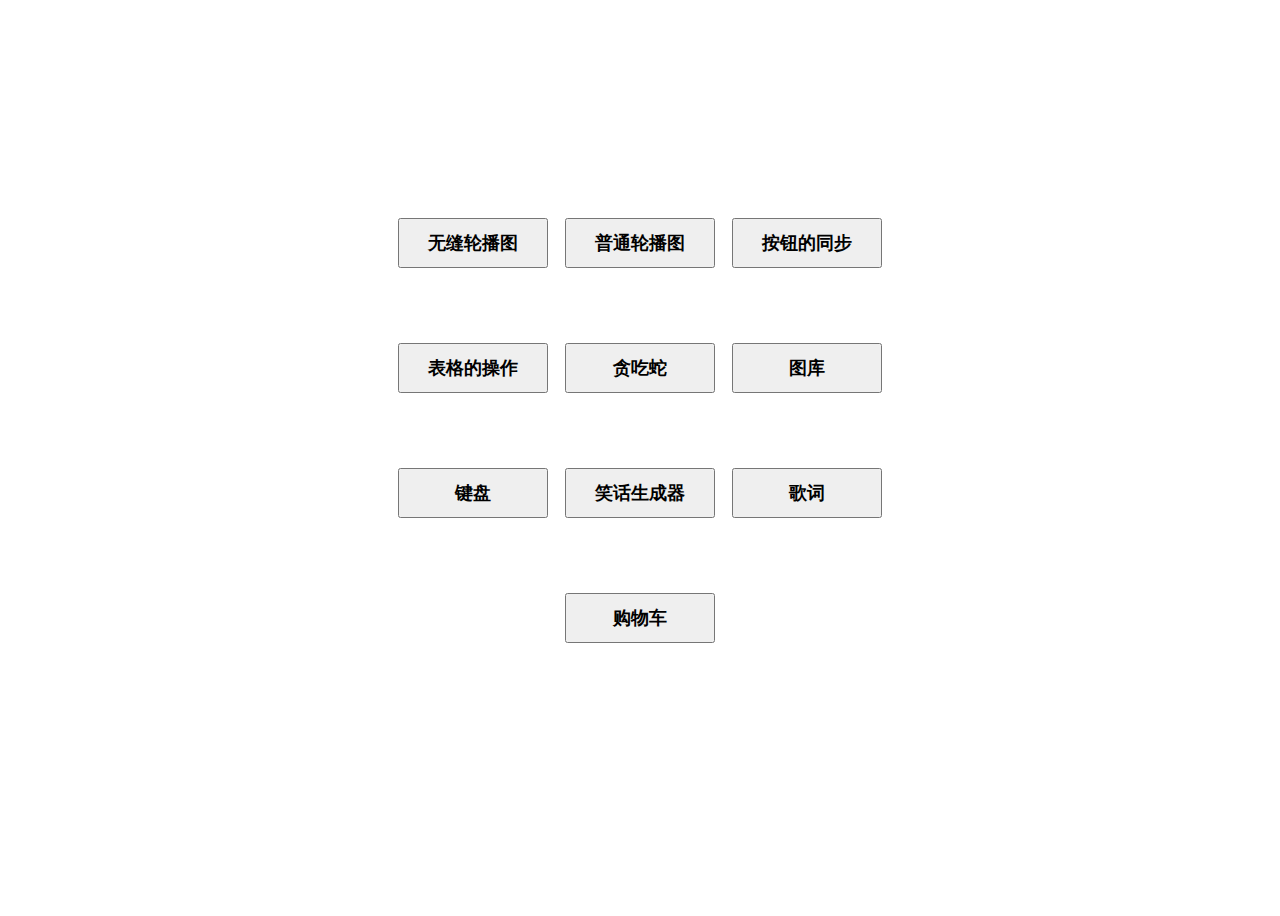
<file: index.html>
<!DOCTYPE html>
<html lang="en">
	<head>
		<meta charset="UTF-8" />
		<meta http-equiv="X-UA-Compatible" content="IE=edge" />
		<meta name="viewport" content="width=device-width, initial-scale=1.0" />
		<title>练习总体</title>
		<style>
			body {
				display: flex;
				/* 主轴居中(水平居中)*/
				justify-content: center;
				/* 辅轴居中(垂直居中) */
				align-items: center;
				height: 100vh;
			}
			#main {
				width: 500px;
				height: 500px;
				display: flex;
				flex-wrap: wrap;
			}
			#main > button {
				margin: 10px auto;
				width: 150px;
				height: 50px;
				font-size: 18px;
				font-weight: bold;
			}
		</style>
	</head>
	<body>
		<div id="main"></div>
	</body>
	<script>
		// 获取主体
		const Main = document.getElementById("main");

		// 获取按钮
		const ItemBtn = document.getElementsByClassName("item");

		// 存储练习的路径
		let arr = [
			"./无缝轮播图/index.html",
			"./普通轮播图/index.html",
			"./按钮的同步/index.html",
			"./表格的操作/index.html",
			"./贪吃蛇/index.html",
			"./图库/index.html",
			"./键盘/index.html",
			"./笑话生成器/index.html",
			"./歌词/index.html",
			"./购物车/index.html"
		];

		// 添加button
		arr.forEach((item) => {
			const Btn = document.createElement("button");
			Btn.classList.add("item");
			// 获取 / 的索引后 截取
			a = item.indexOf("/", 0);
			b = item.indexOf("/", a + 1);
			const BtnText = item.substring(a + 1, b);
			Btn.textContent = BtnText;
			Main.appendChild(Btn);
		});

		// 跳转页面
		Array.from(ItemBtn).forEach((item, i) => {
			item.onclick = () => {
				location.href = arr[i];
			};
		});
	</script>
</html>
</file>
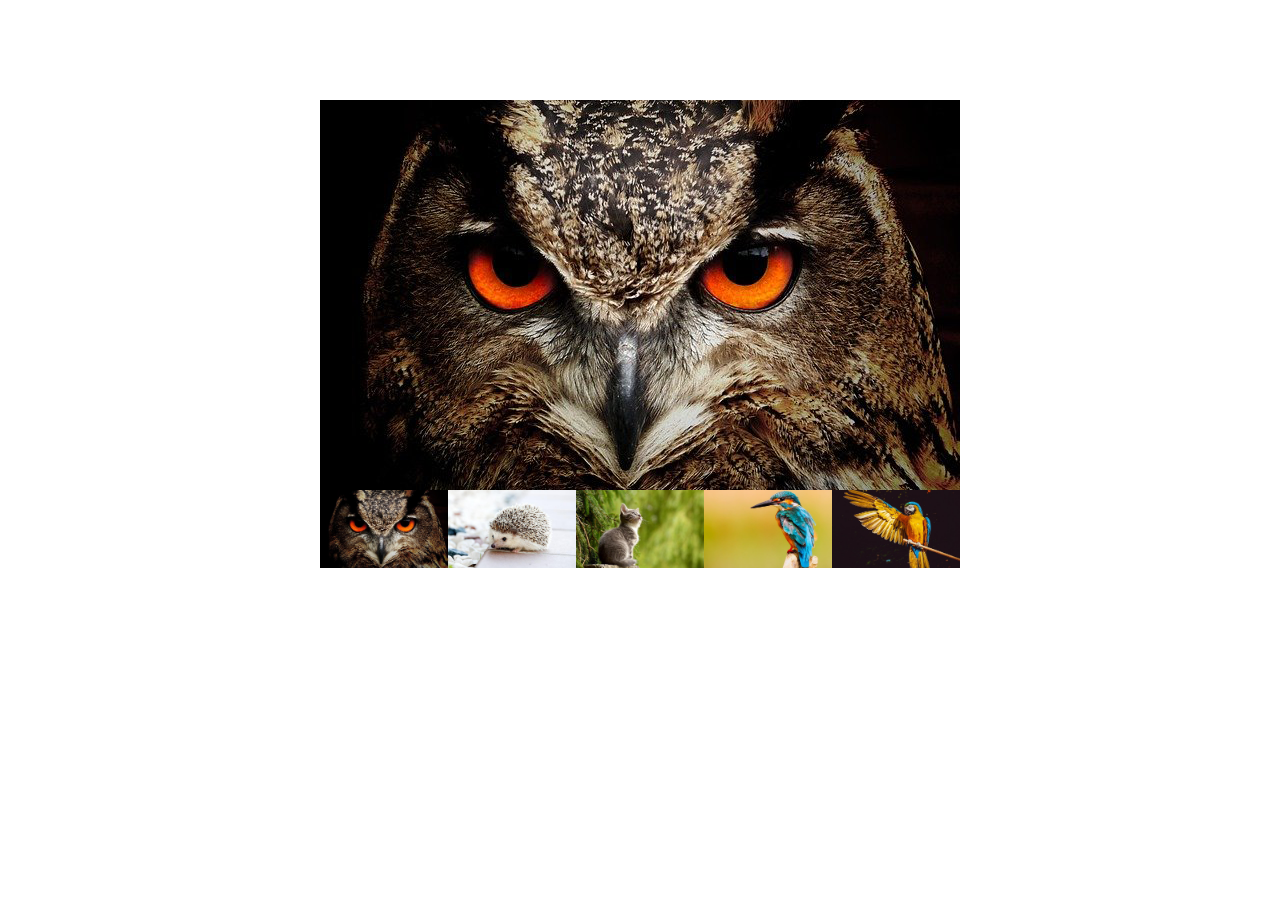
<file: 图库/index.html>
<!DOCTYPE html>
<html lang="en">
	<head>
		<meta charset="UTF-8" />
		<meta http-equiv="X-UA-Compatible" content="IE=edge" />
		<meta name="viewport" content="width=device-width, initial-scale=1.0" />
        <link rel="stylesheet" href="./index.css">
        <script src="./index.js"></script>
		<title>图库</title>
	</head>
	<body>
		<div id="main-wrapper">
			<div id="img-wrapper">
				<img src="../images/1.png" class="active" />
				<img src="../images/2.png" />
				<img src="../images/3.png" />
				<img src="../images/4.png" />
				<img src="../images/5.png" />
			</div>
			<div id="img-item">
				<img src="../images/1.png" />
				<img src="../images/2.png" />
				<img src="../images/3.png" />
				<img src="../images/4.png" />
				<img src="../images/5.png" />
			</div>
		</div>
	</body>
</html>
</file>
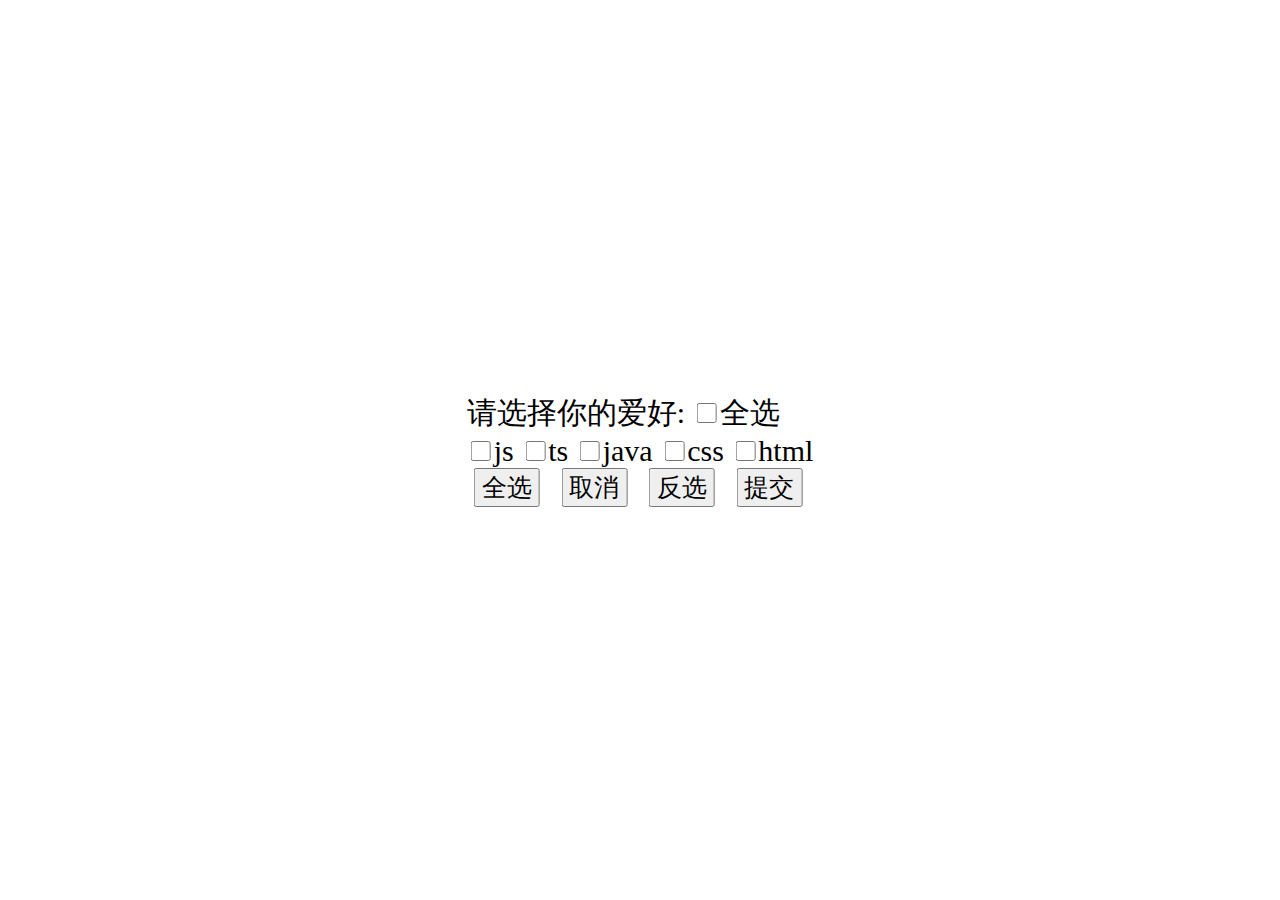
<file: 按钮的同步/index.html>
<!DOCTYPE html>
<html lang="en">
	<head>
		<meta charset="UTF-8" />
		<meta http-equiv="X-UA-Compatible" content="IE=edge" />
		<meta name="viewport" content="width=device-width, initial-scale=1.0" />
		<title>按钮的异变</title>
		<link rel="stylesheet" href="./index.css" />
		<script defer src="./index.js"></script>
	</head>
	<body>
		<form action="#">
			<div>
				请选择你的爱好:
				<input type="checkbox" />全选
				<div>
					<input type="checkbox" name="hobby" value="js" />js
					<input type="checkbox" name="hobby" value="ts" />ts
					<input type="checkbox" name="hobby" value="java" />java
					<input type="checkbox" name="hobby" value="css" />css
					<input type="checkbox" name="hobby" value="html" />html
				</div>
				<div>
					<button type="button" id="all">全选</button>
					<button type="button" id="no">取消</button>
					<button type="button" id="reverse">反选</button>
					<button type="button" id="send">提交</button>
				</div>
			</div>
		</form>
	</body>
</html>
</file>
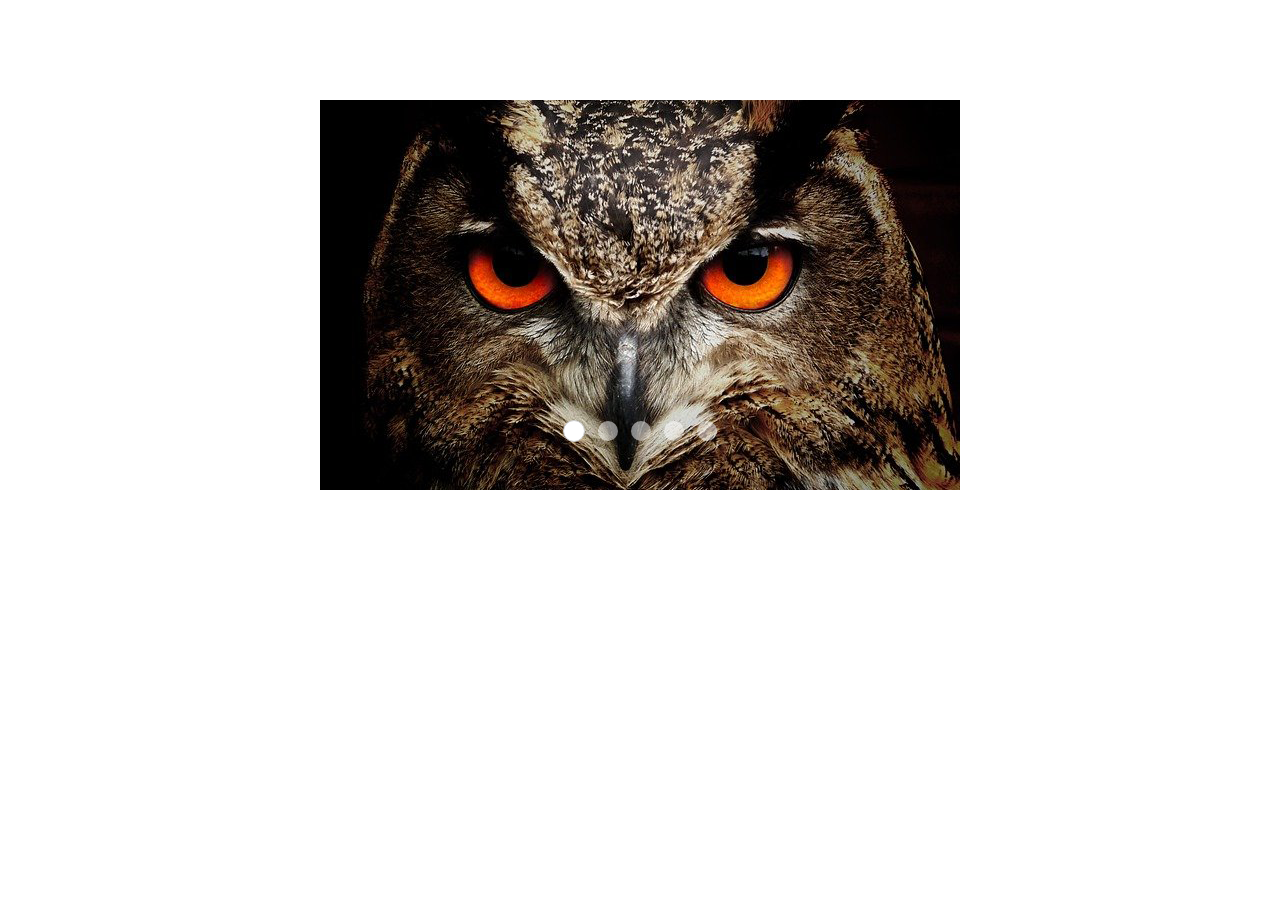
<file: 新版轮播图/index.html>
<!DOCTYPE html>
<html lang="en">
	<head>
		<meta charset="UTF-8" />
		<meta http-equiv="X-UA-Compatible" content="IE=edge" />
		<meta name="viewport" content="width=device-width, initial-scale=1.0" />
		<link rel="stylesheet" href="./index.css" />
		<link rel="stylesheet" href="./icon/iconfont.css" />
		<title>Document</title>
	</head>
	<body>
		<div class="container">
			<div class="container-img">
				<div class="img-item"><img src="../images/1.png" /></div>
				<div class="img-item"><img src="../images/2.png" /></div>
				<div class="img-item"><img src="../images/3.png" /></div>
				<div class="img-item"><img src="../images/4.png" /></div>
				<div class="img-item"><img src="../images/5.png" /></div>
			</div>
			<div class="span-item">
				<span class="active"></span>
				<span></span>
				<span></span>
				<span></span>
				<span></span>
			</div>
			<div class="btn-item">
				<i class="prev iconfont icon-shangyiyeqianyiye"></i>
				<i class="next iconfont icon-xiayiyehouyiye"></i>
			</div>
		</div>
		<script src="./index.js"></script>
	</body>
</html>
</file>
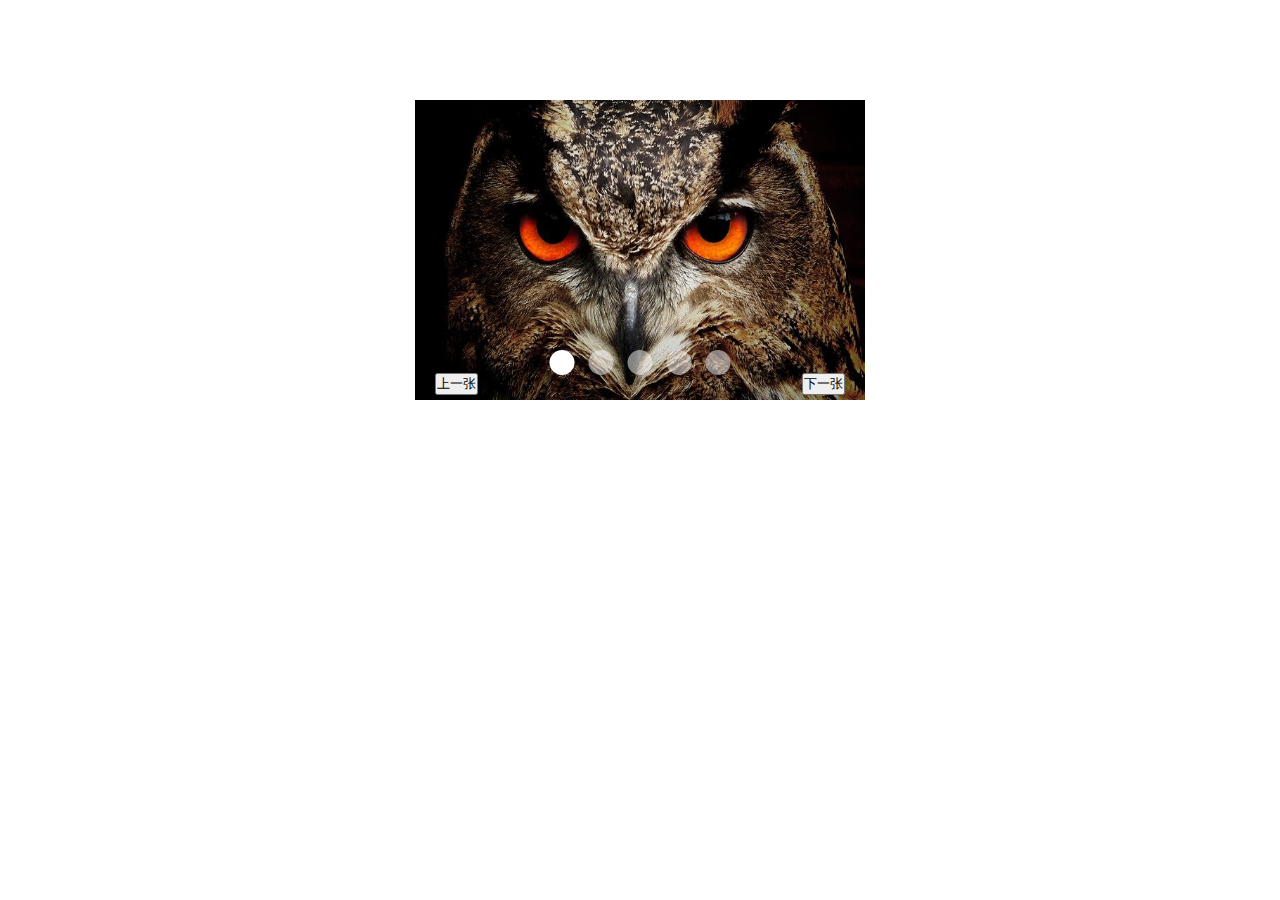
<file: 无缝轮播图/index.html>
<!DOCTYPE html>
<html lang="en">
	<head>
		<meta charset="UTF-8" />
		<meta http-equiv="X-UA-Compatible" content="IE=edge" />
		<meta name="viewport" content="width=device-width, initial-scale=1.0" />
		<link rel="stylesheet" href="./index.css" />
		<script defer src="./index.js"></script>
		<title>无缝轮播图</title>
	</head>
	<body>
		<div id="main-wrapper">
			<div id="wrapper">
				<div class="img-item">
					<a href="">
						<img src="../images/1.png" alt="" />
					</a>
				</div>
				<div class="img-item">
					<a href="">
						<img src="../images/2.png" alt="" />
					</a>
				</div>
				<div class="img-item">
					<a href="">
						<img src="../images/3.png" alt="" />
					</a>
				</div>
				<div class="img-item">
					<a href="">
						<img src="../images/4.png" alt="" />
					</a>
				</div>
				<div class="img-item">
					<a href="">
						<img src="../images/5.png" alt="" />
					</a>
				</div>
			</div>
			<div id="btn-wrapper">
				<button id="prev">上一张</button>
				<button id="next">下一张</button>
			</div>
			<div id="box-wrapper">
				<span class="active"></span>
				<span></span>
				<span></span>
				<span></span>
				<span></span>
			</div>
		</div>
	</body>
</html>
</file>
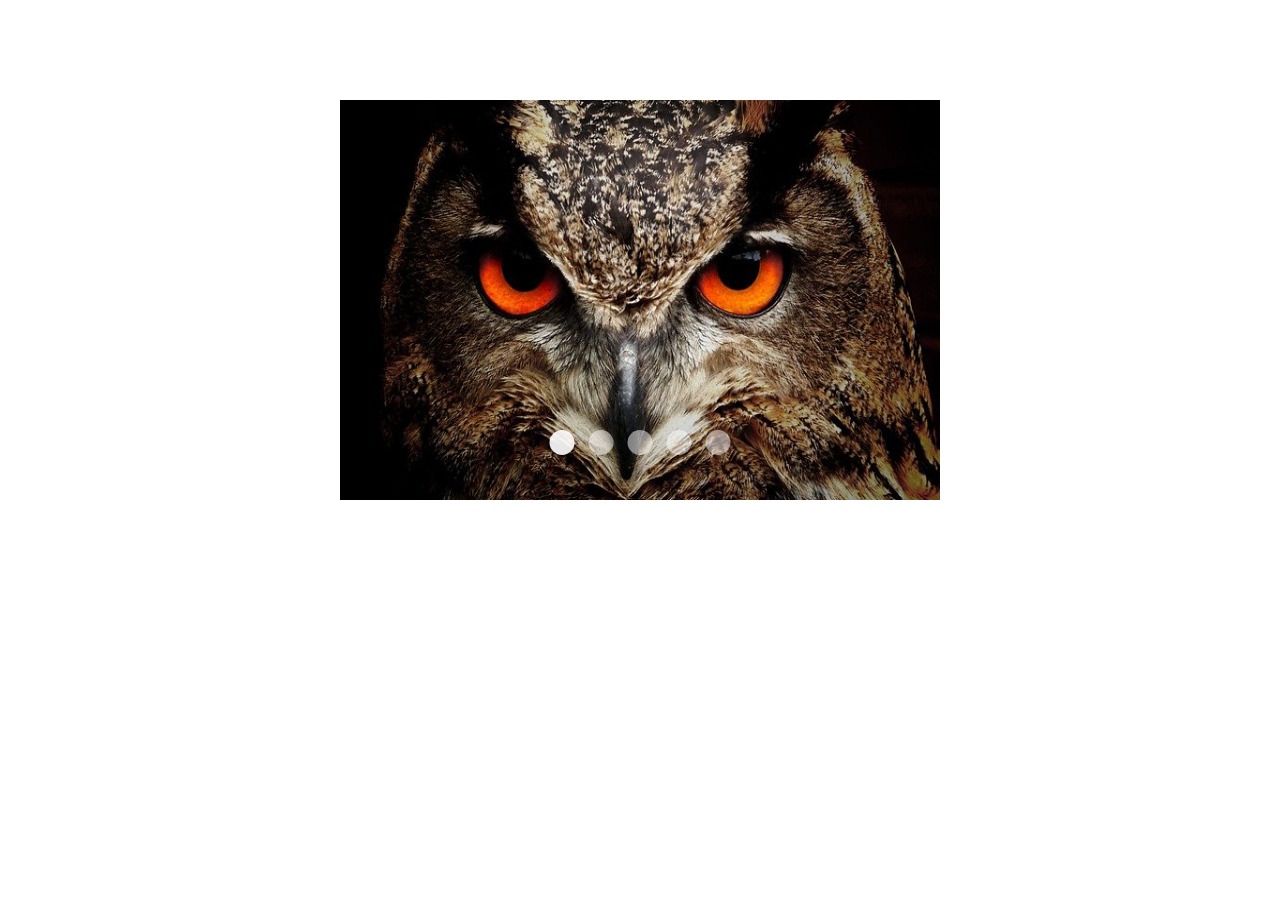
<file: 普通轮播图/index.html>
<!DOCTYPE html>
<html lang="en">
	<head>
		<meta charset="UTF-8" />
		<meta http-equiv="X-UA-Compatible" content="IE=edge" />
		<meta name="viewport" content="width=device-width, initial-scale=1.0" />
		<link rel="stylesheet" href="./index.css" />
		<link rel="stylesheet" href="./icon/iconfont.css" />
		<script defer src="./index-2.js"></script>
		<title>普通轮播图</title>
	</head>
	<body>
		<div id="main-wrapper">
			<div id="wrapper">
				<ul id="img-wrapper">
					<li class="img-item img-dis">
						<img src="../images/1.png" alt="" />
					</li>
					<li class="img-item">
						<img src="../images/2.png" alt="" />
					</li>
					<li class="img-item">
						<img src="../images/3.png" alt="" />
					</li>
					<li class="img-item">
						<img src="../images/4.png" alt="" />
					</li>
					<li class="img-item">
						<img src="../images/5.png" alt="" />
					</li>
				</ul>
				<div id="btn-wrapper">
					<i class="iconfont icon-shangyiyeqianyiye prev"></i>
					<i class="iconfont icon-xiayiyehouyiye next"></i>
				</div>
				<div id="box-wrapper">
					<span class="active"></span>
					<span></span>
					<span></span>
					<span></span>
					<span></span>
				</div>
			</div>
		</div>
	</body>
</html>
</file>
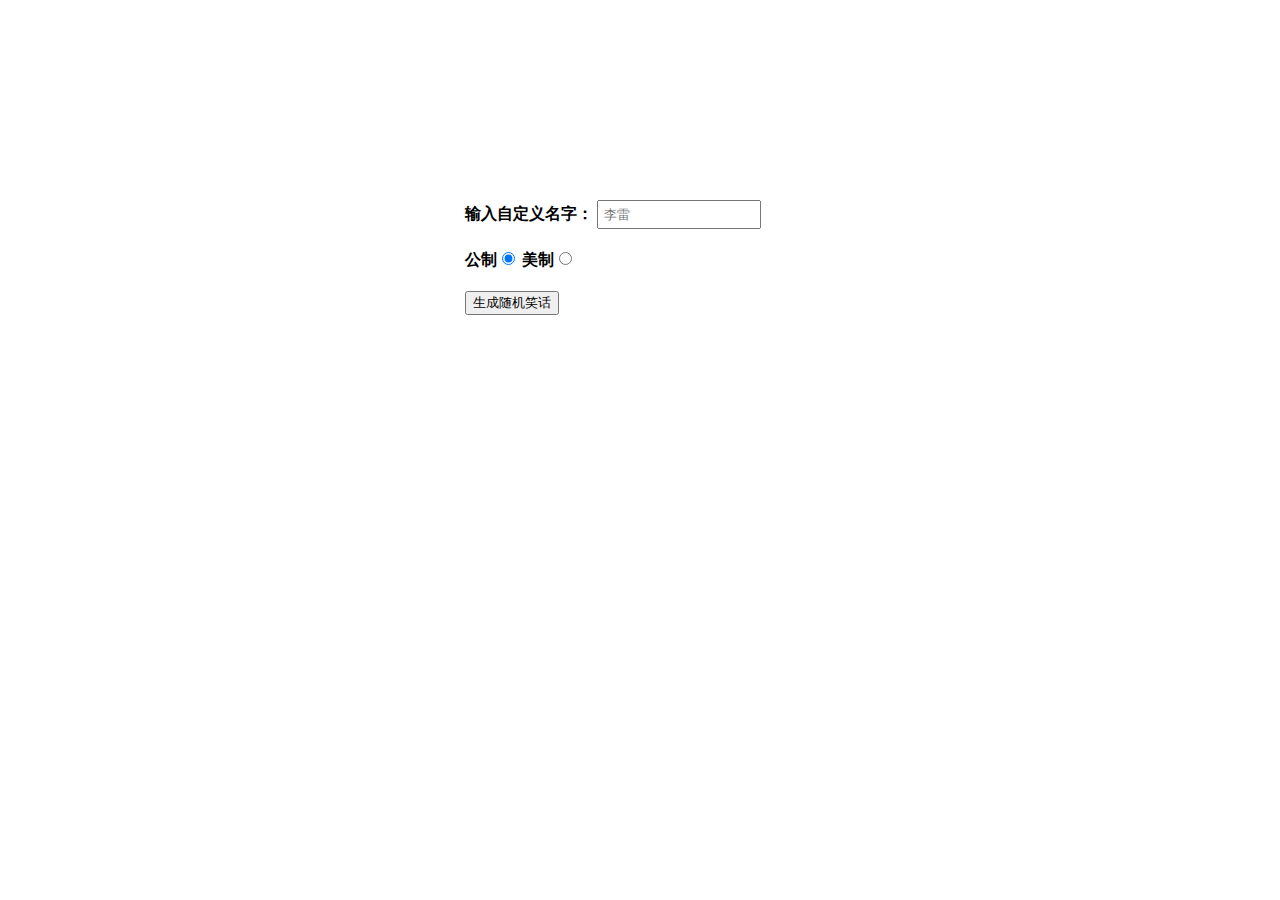
<file: 笑话生成器/index.html>
<!DOCTYPE html>
<html>
	<head>
		<meta charset="utf-8" />
		<meta http-equiv="X-UA-Compatible" content="IE=edge,chrome=1" />
		<meta name="viewport" content="width=device-width" />
		<title>笑话机</title>
		<link href="index.css" rel="stylesheet" />
	</head>
	<body>
		<div>
			<label for="customname">输入自定义名字：</label>
			<input id="customname" type="text" placeholder="李雷" />
		</div>
		<div>
			<label for="metric">公制</label
			><input id="metric" type="radio" name="measure" value="metric" checked />
			<label for="american">美制</label
			><input id="american" type="radio" name="measure" value="american" />
		</div>
		<div>
			<button class="randomize">生成随机笑话</button>
		</div>
		<!-- 鸣谢：Willy Aguirre 提供的测试代码 -->
		<p class="story"></p>
		<script src="./index.js"></script>
	</body>
</html>
</file>
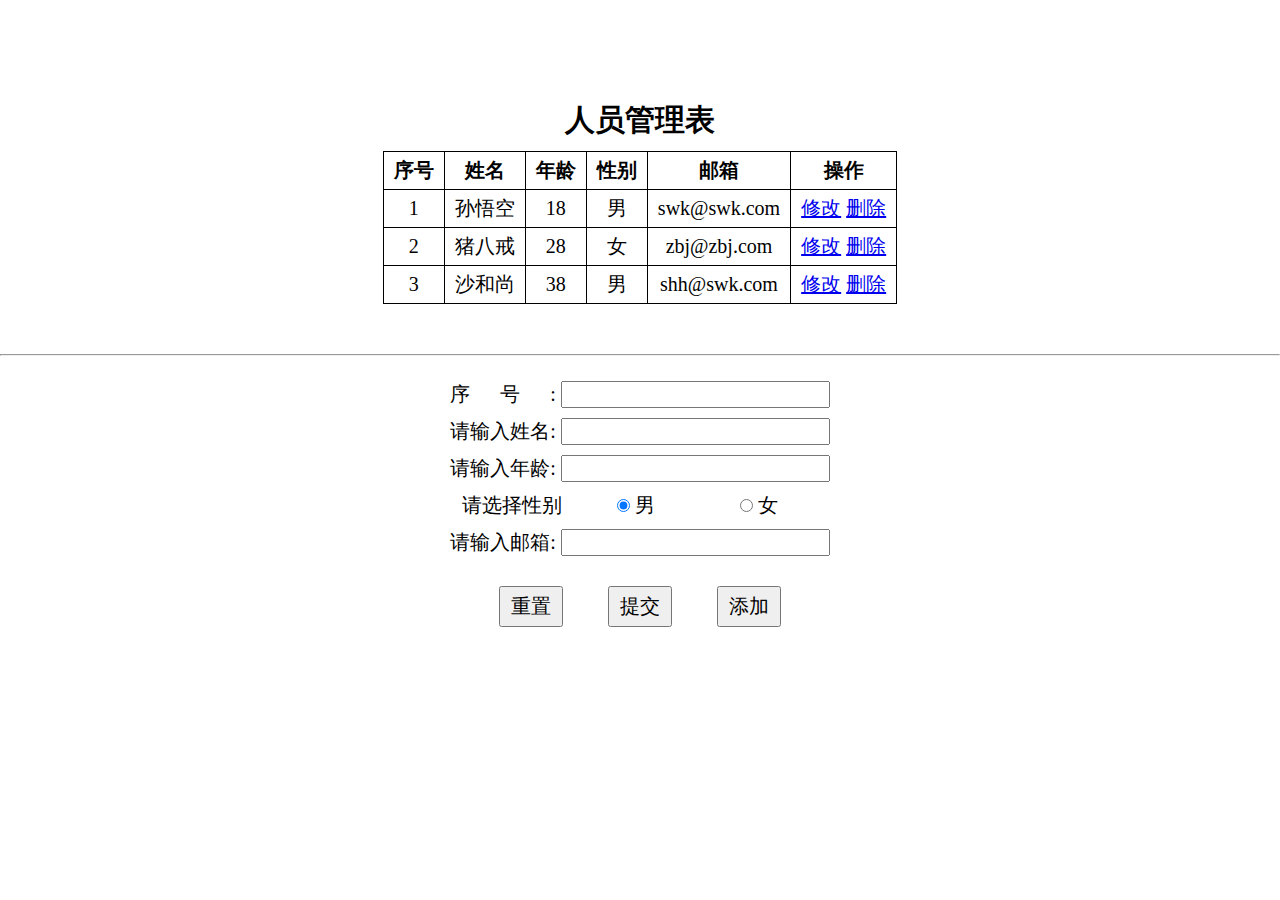
<file: 表格的操作/index.html>
<!DOCTYPE html>
<html lang="en">
	<head>
		<meta charset="UTF-8" />
		<meta http-equiv="X-UA-Compatible" content="IE=edge" />
		<meta name="viewport" content="width=device-width, initial-scale=1.0" />
		<title>表格的操作</title>
		<link rel="stylesheet" href="./index.css" />
		<!-- <script defer src="./index.js"></script> -->
		<script defer src="./index-2.js"></script>
	</head>
	<body>
		<table>
			<caption>
				人员管理表
			</caption>
			<thead>
				<tr>
					<th>序号</th>
					<th>姓名</th>
					<th>年龄</th>
					<th>性别</th>
					<th>邮箱</th>
					<th>操作</th>
				</tr>
			</thead>
			<tbody>
				<tr>
					<td class="num">1</td>
					<td class="empName">孙悟空</td>
					<td class="epmAge">18</td>
					<td class="empGender">男</td>
					<td class="empEmail">swk@swk.com</td>
					<td>
						<a href="javascript:;" class="revise">修改</a>
						<a href="javascript:;" class="delete">删除</a>
					</td>
				</tr>
				<tr>
					<td>2</td>
					<td>猪八戒</td>
					<td>28</td>
					<td>女</td>
					<td>zbj@zbj.com</td>
					<td>
						<a href="javascript:;" class="revise">修改</a>
						<a href="javascript:;" class="delete">删除</a>
					</td>
				</tr>
				<tr>
					<td>3</td>
					<td>沙和尚</td>
					<td>38</td>
					<td>男</td>
					<td>shh@swk.com</td>
					<td>
						<a href="javascript:;" class="revise">修改</a>
						<a href="javascript:;" class="delete">删除</a>
					</td>
				</tr>
			</tbody>
		</table>
		<hr style="margin-bottom: 20px" />
		<form action="">
			<div>
				<label for="userId"
					><span class="num">序号</span>: <input type="text" id="userId"
				/></label>
			</div>

			<div>
				<label for="userName">
					请输入姓名: <input type="text" id="userName"
				/></label>
			</div>

			<div>
				<label for="userAge">
					请输入年龄: <input type="number" min="0" id="userAge"
				/></label>
			</div>

			<div class="gender">
				<span class="gender">请选择性别</span>
				<label for="male"
					><input type="radio" name="gender" checked id="male" value="男" />
					男</label
				>
				<label for="flmale"
					><input type="radio" name="gender" id="flmale" value="女" /> 女</label
				>
			</div>

			<div>
				<label for="userEmail"
					>请输入邮箱: <input type="text" id="userEmail"
				/></label>
			</div>
			<div>
				<button id="reset" type="button">重置</button>
				<button id="send" type="button">提交</button>
				<button id="add" type="button">添加</button>
			</div>
		</form>
	</body>
</html>
</file>
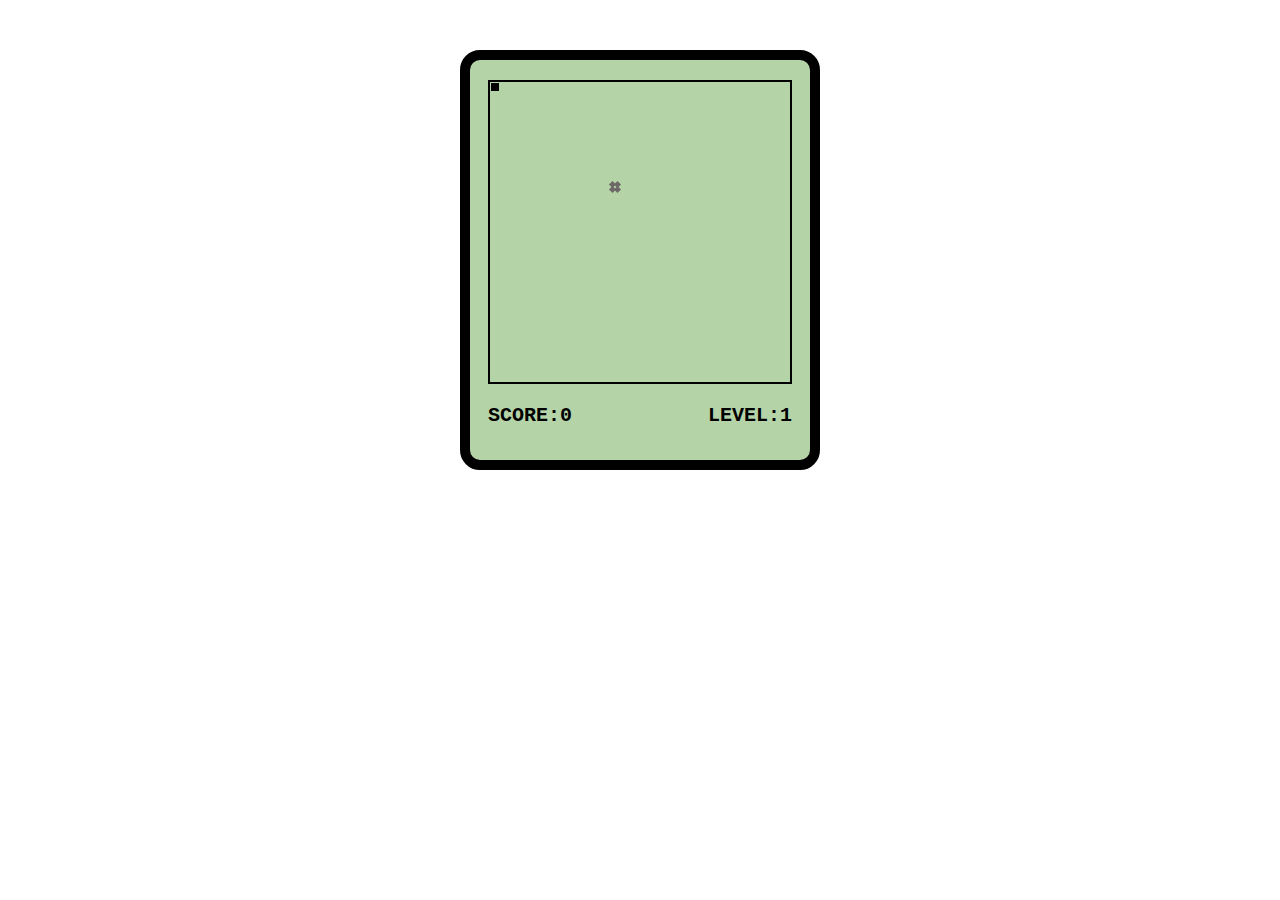
<file: 贪吃蛇/index.html>
<!DOCTYPE html>
<html lang="en">
	<head>
		<meta charset="UTF-8" />
		<meta http-equiv="X-UA-Compatible" content="IE=edge" />
		<meta name="viewport" content="width=device-width, initial-scale=1.0" />
		<link rel="stylesheet" href="./index.css" />
		<!-- <script src="./index.js"></script> -->
		<script src="./index _v2.js"></script>
		<title>贪吃蛇</title>
	</head>
	<body>
		<div id="main">
			<div id="stage">
				<div id="snake">
					<div></div>
				</div>
				<div id="food">
					<div></div>
					<div></div>
					<div></div>

					<div></div>
				</div>
			</div>
			<div id="info">
				<div>SCORE:<span id="score">0</span></div>
				<div>LEVEL:<span id="level">1</span></div>
			</div>
		</div>
	</body>
</html>
</file>
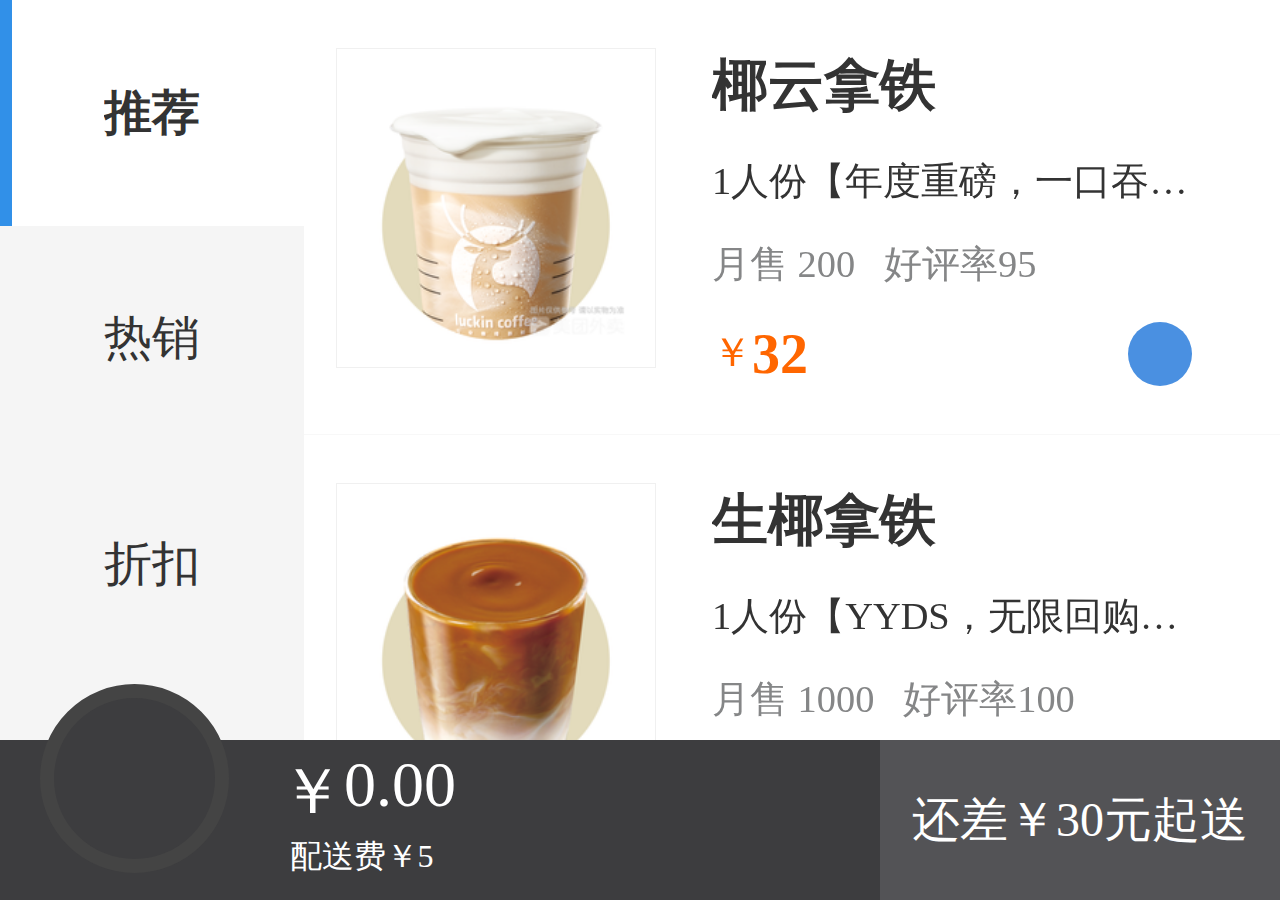
<file: 购物车/index.html>
<!DOCTYPE html>
<html lang="en">
	<head>
		<meta charset="UTF-8" />
		<meta http-equiv="X-UA-Compatible" content="IE=edge" />
		<meta name="viewport" content="width=device-width, initial-scale=1.0" />
		<title>丑团外卖</title>
		<link rel="shortcut icon" href="./assets/favicon.ico" type="image/x-icon" />
		<link rel="stylesheet" href="./css/common.css" />
		<link rel="stylesheet" href="./css/container.css" />
		<link rel="stylesheet" href="./css/footer.css" />
		<link rel="stylesheet" href="./css/add-to-car.css" />
	</head>
	<body>
		<div class="container">
			<div class="menu">
				<div class="menu-item active"><span>推荐</span></div>
				<div class="menu-item"><span>热销</span></div>
				<div class="menu-item"><span>折扣</span></div>
				<div class="menu-item"><span>夏日冰咖必喝榜</span></div>
				<div class="menu-item"><span>进店必喝</span></div>
				<div class="menu-item"><span>只喝美式</span></div>
				<div class="menu-item"><span>酷爽特调水果冰萃</span></div>
				<div class="menu-item"><span>经典奶咖</span></div>
				<div class="menu-item"><span>创意奶咖</span></div>
				<div class="menu-item"><span>瑞纳冰季</span></div>
				<div class="menu-item"><span>不喝咖啡</span></div>
				<div class="menu-item"><span>轻食甜品</span></div>
				<div class="menu-item"><span>热卖套餐</span></div>
			</div>
			<div class="goods-list"></div>
		</div>
		<div class="footer">
			<div class="footer-car-container">
				<div class="footer-car">
					<i class="iconfont i-gouwuchefill"></i>
					<span class="footer-car-badge">0</span>
				</div>
				<div class="footer-car-price">
					<span class="footer-car-unit">￥</span>
					<span class="footer-car-total">0.00</span>
				</div>
				<div class="footer-car-tip">配送费￥0</div>
			</div>
			<div class="footer-pay">
				<a href="">去结算</a>
				<span>还差￥0元起送</span>
			</div>
		</div>

		<!-- <div class="add-to-car">
			<i class="iconfont i-jiajianzujianjiahao"></i>
		</div> -->

		<script src="./js/data.js"></script>
		<script src="./js/index.js"></script>
	</body>
</html>
</file>
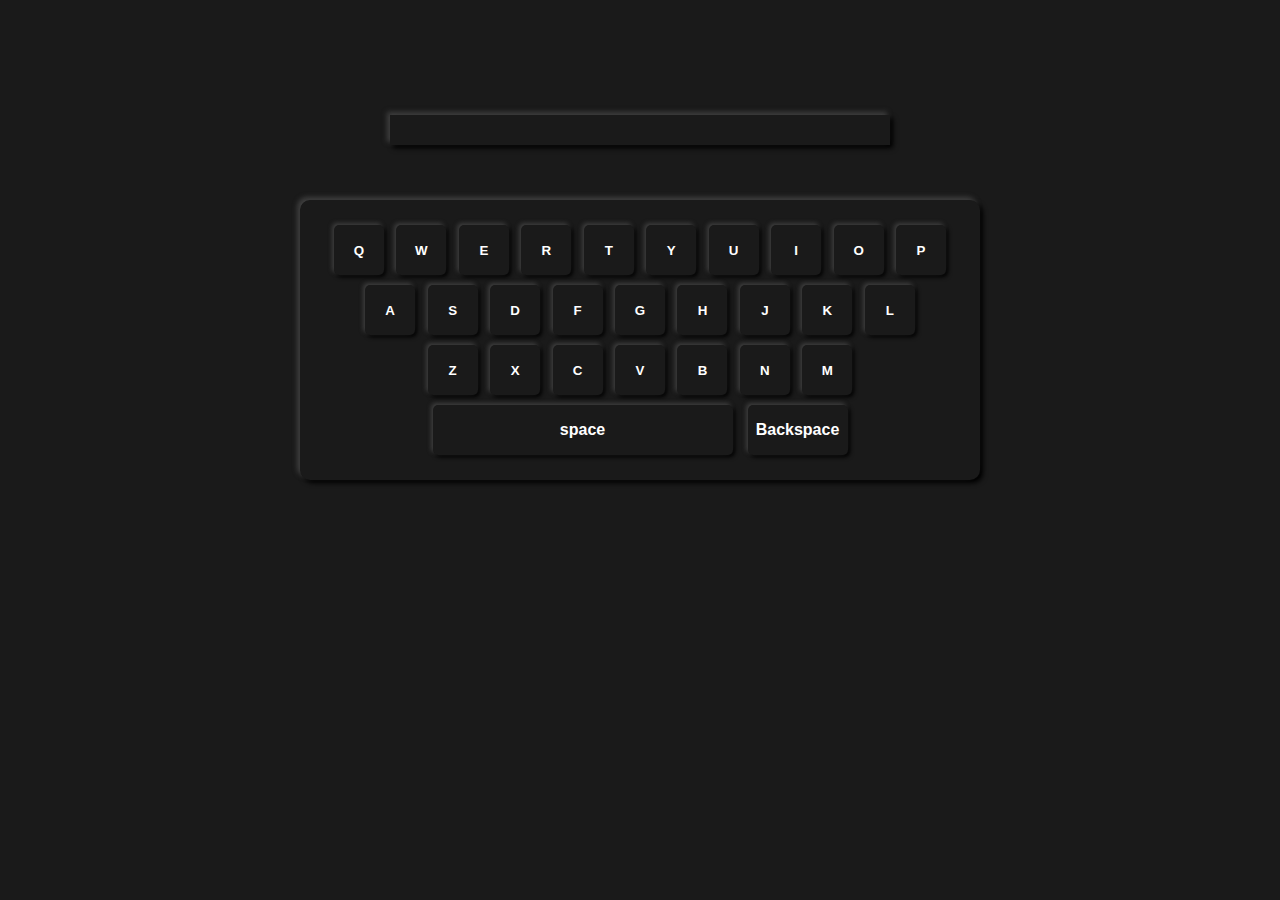
<file: 键盘/index.html>
<!DOCTYPE html>
<html lang="en">
	<head>
		<meta charset="UTF-8" />
		<meta http-equiv="X-UA-Compatible" content="IE=edge" />
		<meta name="viewport" content="width=device-width, initial-scale=1.0" />
		<title>键盘练习</title>
		<link rel="stylesheet" href="index.css" />
	</head>

	<body>
		<p id="ip"></p>
		<div class="keybord">
			<div class="row row1">
				<button>Q</button>
				<button>W</button>
				<button>E</button>
				<button>R</button>
				<button>T</button>
				<button>Y</button>
				<button>U</button>
				<button>I</button>
				<button>O</button>
				<button>P</button>
			</div>

			<div class="row row2">
				<button>A</button>
				<button>S</button>
				<button>D</button>
				<button>F</button>
				<button>G</button>
				<button>H</button>
				<button>J</button>
				<button>K</button>
				<button>L</button>
			</div>

			<div class="row row3">
				<button>Z</button>
				<button>X</button>
				<button>C</button>
				<button>V</button>
				<button>B</button>
				<button>N</button>
				<button>M</button>
			</div>

			<div class="row row4">
				<div class="space" id="space">space</div>
				<div class="backspace" id="backspace">Backspace</div>
			</div>
		</div>
		<!-- <script src="index.js"></script> -->
		<script src="index_v2.js"></script>
	</body>
</html>
</file>
<file: 图库/index.css>
* {
    margin: 0;
    padding: 0;
    box-sizing: border-box;
}

#main-wrapper {
    width: 640px;
    height: 468px;
    margin: 100px auto;
}

/* 设置大图容器 */
#img-wrapper {
    width: 640px;
    height: 390px;
    position: relative;
    /* display: flex; */
    /* 辅轴居中(垂直居中) */
    /* align-items: center; */
    /* 主轴居中(水平居中)*/
    /* justify-content: center; */
}

/* 设置大图样式 */
#img-wrapper>img {
    width: 640px;
    height: 390px;
    position: absolute;
    opacity: 0;
    transition: .5s;
}

#img-wrapper>.active {
    opacity: 1;
}

/* 设置小图容器 */
#img-item {
    display: flex;
}

/* 设置小图 */
#img-item>img {
    width: 128px;
    height: 78px;
}
</file>
<file: 按钮的同步/index.css>
form {
    position: absolute;
    top: 50%;
    left: 50%;
    transform: translate(-50%, -50%);
    font-size: 30px;
}

input[type="checkbox"] {
    width: 20px;
    height: 20px;
}

button {
    font-size: 25px;
    margin: 0 7px;
}
</file>
<file: 新版轮播图/index.css>
* {
    margin: 0;
    padding: 0;
}

.container {
    width: 640px;
    height: 390px;
    margin: 100px auto;
    position: relative;
    overflow: hidden;
}

.container-img {
    width: 100%;
    height: 100%;
    display: flex;
    transform: translateX(-100%);
    transition: .5s;
}


.span-item {
    position: absolute;
    width: 180px;
    height: 40px;
    left: 50%;
    bottom: 39px;
    transform: translateX(-50%);
    display: flex;
    justify-content: space-evenly;
    align-items: center;
}

.span-item span {
    display: inline-block;
    width: 20px;
    height: 20px;
    border-radius: 50%;
    background-color: #fff;
    opacity: .5;
    transition: .5s;
}

.span-item span.active {
    opacity: 1;
    transition: .5s;
    border: 1px solid #ccc;
}

i.iconfont {
    position: absolute;
    font-size: 90px;
    color: #fff;
    opacity: 0;
    transition: .5s;
}

.prev,
.next {
    top: 50%;
    transform: translateY(-50%);
}

.next {
    right: 0;
}

.btn-item>i:hover {
    opacity: 0.5;
}
</file>
<file: 新版轮播图/icon/iconfont.css>
@font-face {
  font-family: "iconfont"; /* Project id  */
  src: url('iconfont.ttf?t=1673592060562') format('truetype');
}

.iconfont {
  font-family: "iconfont" !important;
  font-size: 16px;
  font-style: normal;
  -webkit-font-smoothing: antialiased;
  -moz-osx-font-smoothing: grayscale;
}

.icon-shangyiyeqianyiye:before {
  content: "\e764";
}

.icon-xiayiyehouyiye:before {
  content: "\e765";
}
</file>
<file: 无缝轮播图/index.css>
* {
    margin: 0;
    padding: 0;
    box-sizing: border-box;
}

#main-wrapper {
    width: 450px;
    height: 300px;
    margin: 100px auto;
    overflow: hidden;
    position: relative;
}

#wrapper {
    width: 100%;
    height: 100%;
    display: flex;
    transform: translateX(-100%);
}

#wrapper .img-item img {
    width: 450px;
    height: 300px;
}

#prev {
    position: absolute;
    left: 20px;
    bottom: 5px;
}

#next {
    position: absolute;
    right: 20px;
    bottom: 5px;
}

#box-wrapper {
    display: inline-block;
    position: relative;
    top: -50px;
    left: 50%;
    transform: translate(-50%);
}

#box-wrapper span {
    display: inline-block;
    background-color: #fff;
    width: 25px;
    height: 25px;
    border-radius: 50%;
    margin: 0px 5px;
    opacity: .5;
    transition: .3s;
}
#box-wrapper span.active{
    transition: .3s;
    opacity: 1;
}
</file>
<file: 普通轮播图/index.css>
*{
    padding: 0;
    margin: 0;
    box-sizing: border-box;
}
#main-wrapper{
    width: 600px;
    height: 400px;
    margin: 100px auto;
    position: relative;
} 
 #wrapper{
    width: 100%;
    height: 100%;
}

#img-wrapper{
    list-style: none;
    height: 400px;
    width: 600px;
}
.img-item{
    height: 100%;
    position: absolute;
    opacity: 0;
    transition: 1s;
}
#img-wrapper .img-item img{
    width: 600px;
    height: 400px;
    vertical-align: top;
}

#img-wrapper .img-dis{
    opacity: 1;
    z-index: 1;
}

/* 小圆点 */

#box-wrapper{
    display: inline-block;
    position: relative;
    top: -70px;
    left: 50%;
    transform:  translate(-50%);
    z-index: 1;
}


#wrapper #box-wrapper span {
    display:inline-block;
    width: 25px;
    height: 25px;
    background-color: #fff;
    border-radius: 50%;
    opacity: 0.5;
    margin: 0px 5px;
    transition: .5s;
}

#wrapper #box-wrapper span:hover{
    opacity: 0.9;
}
#wrapper #box-wrapper span.active{
    opacity: .9;
}

#btn-wrapper{
    position: absolute;
    width: 100%;
    top: 50%;
    transform: translateY(-50%);
    z-index: 2;
}
#btn-wrapper >i:nth-child(2){
    position: absolute;
    right: 0;
}
#btn-wrapper >i{
    font-size: 90px;
    color: #fff;
    opacity: 0;
    transition: .5s;
}

#wrapper #btn-wrapper > i:hover{
    opacity: 0.3;
}
</file>
<file: 普通轮播图/icon/iconfont.css>
@font-face {
  font-family: "iconfont"; /* Project id  */
  src: url('iconfont.ttf?t=1673592060562') format('truetype');
}

.iconfont {
  font-family: "iconfont" !important;
  font-size: 16px;
  font-style: normal;
  -webkit-font-smoothing: antialiased;
  -moz-osx-font-smoothing: grayscale;
}

.icon-shangyiyeqianyiye:before {
  content: "\e764";
}

.icon-xiayiyehouyiye:before {
  content: "\e765";
}
</file>
<file: 笑话生成器/index.css>
body {
    font-family: sans-serif;
    width: 350px;
    margin: 200px auto;
}

label {
    font-weight: bold;
}

div {
    padding-bottom: 20px;
}

input[type="text"] {
    padding: 5px;
    width: 150px;
}

p {
    background: #FFC125;
    color: #5E2612;
    padding: 10px;
    visibility: hidden;
}
</file>
<file: 表格的操作/index.css>
* {
    padding: 0;
    margin: 0;
    font-size: 20px;
}

table {
    margin: 100px auto;
    margin-bottom: 50px;
    border-collapse: collapse;
}

th,
td {
    border: 1px solid black;
    text-align: center;
    padding: 5px 10px;
}

caption {
    font-size: 30px;
    font-weight: bold;
    margin-bottom: 10px;
}

/* 表单样式 */
form {
    display: flex;
    align-items: center;
    flex-direction: column;
}

/* 输入框间距 */
div {
    margin: 5px;
}

/* 序号字体间距 */
div>label>.num {
    letter-spacing: 30px;
}

/* 性别间距样式 */
div>.gender {
    margin-right: 50px;
}

div>[for='male']{
    margin-right: 40px;
}
div>[for='flmale']{
    margin-left: 40px;
    margin-right: 40px;
}

/* 按钮样式 */
div>button {
    margin: 20px;
    padding: 5px 10px;
    font-size: 20px;
}
</file>
<file: 贪吃蛇/index.css>
* {
    margin: 0;
    padding: 0;
    box-sizing: border-box;
}

#main {
    width: 360px;
    height: 420px;
    border: 10px solid black;
    border-radius: 20px;
    margin: 50px auto;
    background-color: #b4d4a8;
}

#stage {
    width: 304px;
    height: 304px;
    margin: 20px auto;
    border: 2px solid black;
    position: relative;
}

#snake div {
    width: 10px;
    height: 10px;
    background-color: black;
    position: absolute;
    border: 1px solid #b4d4a8;
}

#food {
    width: 10px;
    height: 10px;
    position: absolute;
    top: 100px;
    left: 120px;
    display: flex;
    flex-flow: wrap;
}

#food>div {
    width: 5px;
    height: 5px;
    background-color: rgb(109, 103, 103);
    transform: rotate(45deg);
}

#info {
    width: 304px;
    margin: 0 auto;
    display: flex;
    justify-content: space-between;
    font: bold 20px courier;
}
</file>
<file: 购物车/css/common.css>
@import url('https://at.alicdn.com/t/c/font_3555577_me2a6tdmvu8.css');

*,
*::before,
*::after {
  margin: 0;
  padding: 0;
  box-sizing: border-box;
}

html {
  font-size: 0.125vw;
}
body {
  font-size: 35rem;
  -webkit-tap-highlight-color: transparent;
  -webkit-font-smoothing: antialiased;
  user-select: none;
  font-family: 'Microsoft Yahei', 'sans-serif';
}
a {
  color: inherit;
  text-decoration: none;
}
.iconfont {
  font-size: inherit;
}
</file>
<file: 购物车/css/container.css>
.container {
  position: fixed;
  left: 0;
  top: 0;
  width: 100%;
  height: calc(100% - 100rem);
  display: flex;
  color: #333;
}
.menu {
  background: #f5f5f5;
  width: 190rem;
  overflow-y: scroll;
  padding-bottom: 50rem;
  flex: 0 0 auto;
}
.menu::-webkit-scrollbar {
  width: 0;
}

.menu-item {
  height: 141rem;
  display: flex;
  justify-content: center;
  align-items: center;
  padding: 0 30rem;
  position: relative;
}
.menu-item span {
  font-size: 30rem;
  line-height: 40rem;
  max-height: 80rem;
  overflow: hidden;
}
.menu-item.active {
  font-weight: bold;
  background: #fff;
}
.menu-item.active::before {
  content: '';
  position: absolute;
  left: 0;
  height: 100%;
  width: 7.5rem;
  background: #3190e8;
}

.goods-list {
  flex-grow: 1;
  overflow-y: scroll;
}
.goods-list::-webkit-scrollbar {
  width: 0;
}

.goods-item {
  border-bottom: 1rem solid #f8f8f8;
  padding: 30rem 20rem;
  display: flex;
}
.goods-pic {
  width: 200rem;
  height: 200rem;
  object-fit: contain;
  border: 1rem solid rgba(0, 0, 0, 0.06);
  flex: 0 0 auto;
}
.goods-info {
  flex: 1 1 auto;
  padding: 0 35rem;
  overflow: hidden;
}
.goods-title {
  font-size: 35rem;
  overflow: hidden;
  text-overflow: ellipsis;
  white-space: nowrap;
  margin-bottom: 20rem;
}
.goods-desc {
  font-size: 24rem;
  white-space: nowrap;
  overflow: hidden;
  text-overflow: ellipsis;
  margin-bottom: 20rem;
}
.goods-sell {
  color: #858687;
  font-size: 24rem;
  white-space: nowrap;
  overflow: hidden;
  text-overflow: ellipsis;
  margin-bottom: 20rem;
  display: flex;
}
.goods-sell span:first-child {
  margin-right: 18rem;
}
.goods-confirm {
  display: flex;
  justify-content: space-between;
}
.goods-price {
  display: flex;
  font-size: 35rem;
  font-weight: bold;
  color: #f60;
  align-items: flex-end;
}
.goods-price-unit {
  font-size: 25rem;
  margin-bottom: 4rem;
  font-weight: normal;
}
.goods-btns {
  display: flex;
  justify-content: center;
  align-items: center;
}
.goods-btns .iconfont {
  width: 40rem;
  height: 40rem;
  background: #4a90e1;
  color: #fff;
  border-radius: 50%;
  font-size: 23rem;
  line-height: 40rem;
  text-align: center;
}
.goods-btns span {
  margin: 0 15rem;
  display: none;
}
.goods-btns .i-jianhao {
  border: 1rem solid #4a90e1;
  background: #fff;
  color: #4a90e1;
  font-weight: bold;
  display: none;
}
.goods-item.active span {
  display: block;
}
.goods-item.active .i-jianhao {
  display: block;
}
</file>
<file: 购物车/css/footer.css>
.footer {
  height: 100rem;
  color: #fff;
  position: fixed;
  left: 0;
  bottom: 0;
  width: 100%;
  display: flex;
  z-index: 10;
}

.footer-car-container {
  flex-grow: 1;
  background: #3d3d3f;
  padding-left: 175rem;
  position: relative;
}
.footer-car {
  position: absolute;
  width: 118rem;
  height: 118rem;
  border: 9rem solid #444;
  left: 25rem;
  top: -35rem;
  border-radius: 50%;
  background: inherit;
  display: flex;
  justify-content: center;
  align-items: center;
  font-size: 60rem;
}
.footer-car-badge {
  position: absolute;
  width: 35rem;
  height: 35rem;
  background: #ec5533;
  font-size: 25rem;
  text-align: center;
  border-radius: 50%;
  line-height: 35rem;
  right: 0;
  top: 0;
  display: none;
}
.footer-car.active {
  background: #4a90e1;
}
.footer-car.active .footer-car-badge {
  display: block;
}
.footer-car.animate {
  animation: footer-car-animate 500ms ease-in-out;
}

@keyframes footer-car-animate {
  0% {
    transform: scale(1);
  }
  25% {
    transform: scale(0.8);
  }
  50% {
    transform: scale(1.1);
  }
  75% {
    transform: scale(0.9);
  }
  100% {
    transform: scale(1);
  }
}

.footer-car-price {
  font-size: 40rem;
  display: flex;
  margin-top: 5rem;
}
.footer-car-tip {
  font-size: 20rem;
  margin-left: 6rem;
}
.footer-pay {
  background: #535356;
  width: 250rem;
  font-size: 35rem;
  line-height: 100rem;
  text-align: center;
}
.footer-pay > * {
  display: block;
  width: 100%;
  height: 100%;
}
.footer-pay a {
  display: none;
}
.footer-pay span {
  font-size: 30rem;
}
.footer-pay.active {
  background: #76d572;
}
.footer-pay.active a {
  display: block;
}
.footer-pay.active span {
  display: none;
}
</file>
<file: 购物车/css/add-to-car.css>
.add-to-car {
  position: fixed;
  color: #fff;
  font-size: 23rem;
  line-height: 40rem;
  text-align: center;
  z-index: 9;
  margin-left: -20rem;
  margin-top: -20rem;
  left: 0;
  top: 0;
  transition: .6s linear;
}

.add-to-car .iconfont {
  width: 40rem;
  height: 40rem;
  background: #4a90e1;
  border-radius: 50%;
  display: block;
  transition: .6s cubic-bezier(0.5, -0.5, 1, 1);
}
</file>
<file: 键盘/index.css>
*{
    padding: 0;
    margin: 0;
    box-sizing: border-box;
}

body{
    background-color: rgb(26, 26, 26);
    font-family: sans-serif;
}
#ip{
    width: 500px;
    min-height: 30px;
    box-shadow: -3px -3px 5px rgb(63, 63, 63) , 3px 3px 5px black;
    text-align: center;
    color: white;
    letter-spacing: 1px;
    position: absolute;
    top: 165px;
    left: 50%;
    margin: -50px auto;
    transform:translateX(-50%) ;
    font-size: 18px;
    text-transform: capitalize;
    word-wrap: break-word;
}
.keybord{
    box-shadow: -3px -3px 5px rgb(63, 63, 63) , 3px 3px 5px black;
    width: 680px;
    margin:200px auto 50px;
    display: flex;
    flex-direction: column;
    align-items: center;
    padding:20px 20px;
    border-radius: 10px;
}

.row{
    margin:5px ;
    user-select: none;
}

button{
    width: 50px;
    height: 50px;
    font-weight: bold;
    margin: 0 4px;
    border: none;
    background-color: transparent;
    color:white;
    box-shadow: -2px -2px 4px rgb(63, 63, 63) , 2px 2px 4px black;
    border-radius: 5px;
    cursor: pointer;
}
.row4 , .backspace , .space{
    display: flex;
    align-items: center;
    justify-content: center;
}

.keybord .backspace , .space{
    color: white;
    font-weight: bold;
    cursor: pointer;
    /* user-select: none; */
}
.backspace , .space{
    border-radius: 5px;
    box-shadow: -2px -2px 4px rgb(63, 63, 63) , 2px 2px 4px black;
}
.keybord .space{
    width: 300px;
    height: 50px;
}
.keybord .backspace {
    width: 100px;
    height: 50px;
    margin-left: 15px;
}
.keybord .active{
    box-shadow:inset -2px -2px 4px rgb(63, 63, 63) ,
    inset 2px 2px 4px black;
    color: yellow;
}
</file>
